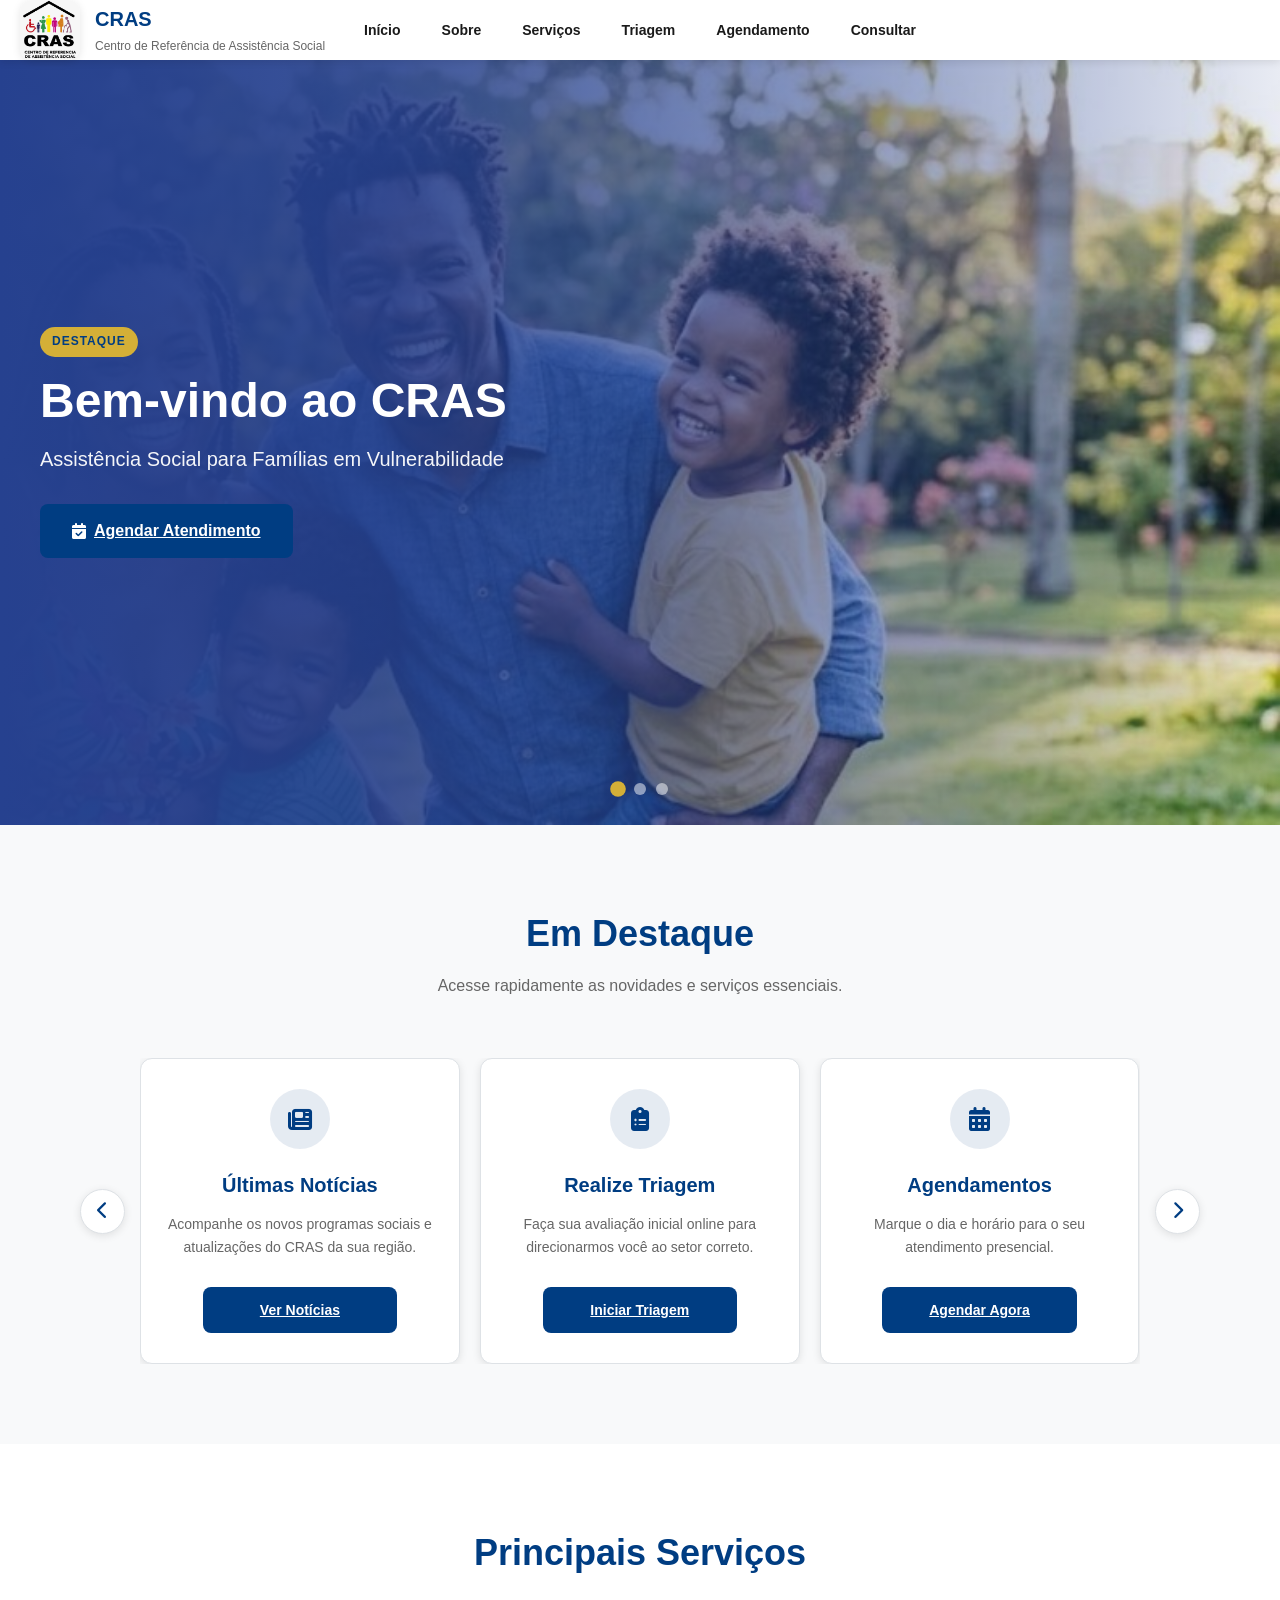
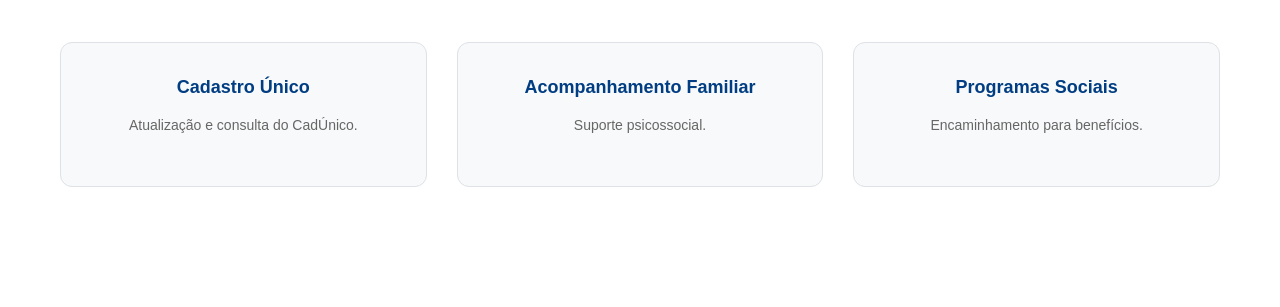
<file: index.html>
<!doctype html>
<html lang="pt-BR">
<head>
  <meta charset="utf-8" />
  <meta name="viewport" content="width=device-width, initial-scale=1" />
  <title>CRAS - Início</title>
  <link rel="stylesheet" href="styles.css" />
  <link rel="stylesheet" href="https://cdnjs.cloudflare.com/ajax/libs/font-awesome/6.4.0/css/all.min.css">
</head>
<body>

<header class="header-principal">
  <div class="header-content">

    <div class="logo-section">
      <div class="logo">
        <img src="imagens/logo.jpg" alt="Logo CRAS" class="logo-img">
      </div>
      <div class="logo-text">
        <h1>CRAS</h1>
        <p>Centro de Referência de Assistência Social</p>
      </div>
    </div>

    <nav class="nav-principal">
      <a href="index.html" class="nav-link">Início</a>
      <a href="sobre.html" class="nav-link">Sobre</a>
      <a href="servicos.html" class="nav-link">Serviços</a>
      <a href="triagem.html" class="nav-link">Triagem</a>
      <a href="agendamento.html" class="nav-link">Agendamento</a>
      <a href="consulta.html" class="nav-link">Consultar</a>
    </nav>

  </div>
</header>

<section class="hero-slider-container">
  
  <div class="hero-slide active" style="background-image: url('imagens/teste.jpg');">
    <div class="hero-overlay"></div>
    <div class="container-fluid hero-content">
      <span class="badge-noticia">Destaque</span>
      <h2>Bem-vindo ao CRAS</h2>
      <p>Assistência Social para Famílias em Vulnerabilidade</p>
      <div class="hero-buttons">
        <a href="agendamento.html" class="btn btn-primary btn-lg">
          <i class="fas fa-calendar-check"></i> Agendar Atendimento
        </a>
      </div>
    </div>
  </div>

  <div class="hero-slide" style="background-image: url('imagens/senainews.jpg'); background-color: #1a5490;"> <div class="hero-overlay"></div>
    <div class="container-fluid hero-content">
      <span class="badge-noticia">Novidade</span>
      <h2>Abertura de Novas Vagas para Cursos Profissionalizantes</h2>
      <p>Qualifique-se para o mercado de trabalho com os novos cursos gratuitos do SENAI em parceria com o CRAS.</p>
      <div class="hero-buttons">
        <a href="noticia1.html" class="btn btn-primary btn-lg">
          <i class="fas fa-book-open"></i> Ler Notícia Completa
        </a>
      </div>
    </div>
  </div>

  <div class="hero-slide" style="background-image: url('imagens/cadunico.jpg'); background-color: #003d82;"> <div class="hero-overlay"></div>
    <div class="container-fluid hero-content">
      <span class="badge-noticia">Aviso Importante</span>
      <h2>Atualização do Cadastro Único 2026</h2>
      <p>Evite o bloqueio dos seus benefícios. Veja quem precisa atualizar os dados presencialmente neste semestre.</p>
      <div class="hero-buttons">
        <a href="noticia2.html" class="btn btn-primary btn-lg">
          <i class="fas fa-info-circle"></i> Saiba Mais
        </a>
      </div>
    </div>
  </div>

  <div class="hero-indicators">
    <div class="dot active" onclick="mudarSlide(0)"></div>
    <div class="dot" onclick="mudarSlide(1)"></div>
    <div class="dot" onclick="mudarSlide(2)"></div>
  </div>

</section>

<section class="destaques">
  <div class="container-fluid">
    <div class="section-header">
      <h2>Em Destaque</h2>
      <p>Acesse rapidamente as novidades e serviços essenciais.</p>
    </div>
    
    <div class="carrossel-container">
      <button class="btn-nav prev" id="btnPrev"><i class="fas fa-chevron-left"></i></button>
      
      <div class="carrossel-wrapper">
        <div class="carrossel-track" id="track">
          
          <div class="cartao-carrossel">
            <div class="cartao-icone"><i class="fas fa-newspaper"></i></div>
            <h3>Últimas Notícias</h3>
            <p>Acompanhe os novos programas sociais e atualizações do CRAS da sua região.</p>
            <a href="#" class="btn btn-primary btn-block">Ver Notícias</a>
          </div>

          <div class="cartao-carrossel">
            <div class="cartao-icone"><i class="fas fa-clipboard-list"></i></div>
            <h3>Realize Triagem</h3>
            <p>Faça sua avaliação inicial online para direcionarmos você ao setor correto.</p>
            <a href="triagem.html" class="btn btn-primary btn-block">Iniciar Triagem</a>
          </div>

          <div class="cartao-carrossel">
            <div class="cartao-icone"><i class="fas fa-calendar-alt"></i></div>
            <h3>Agendamentos</h3>
            <p>Marque o dia e horário para o seu atendimento presencial.</p>
            <a href="agendamento.html" class="btn btn-primary btn-block">Agendar Agora</a>
          </div>

          <div class="cartao-carrossel">
            <div class="cartao-icone"><i class="fas fa-info-circle"></i></div>
            <h3>Dúvidas Frequentes</h3>
            <p>Encontre respostas rápidas sobre o Cadastro Único e benefícios.</p>
            <a href="sobre.html" class="btn btn-secondary btn-block" style="border-color: var(--primary); color: var(--primary);">Ler FAQ</a>
          </div>

        </div>
      </div>

      <button class="btn-nav next" id="btnNext"><i class="fas fa-chevron-right"></i></button>
    </div>
  </div>
</section>

<section class="servicos">
  <div class="container-fluid">
    <div class="section-header">
      <h2>Principais Serviços</h2>
    </div>

    <div class="servicos-grid">
      <div class="servico-card">
        <h3>Cadastro Único</h3>
        <p>Atualização e consulta do CadÚnico.</p>
      </div>

      <div class="servico-card">
        <h3>Acompanhamento Familiar</h3>
        <p>Suporte psicossocial.</p>
      </div>

      <div class="servico-card">
        <h3>Programas Sociais</h3>
        <p>Encaminhamento para benefícios.</p>
      </div>
    </div>
  </div>
</section>

<script src="app.js"></script>
</body>
</html>
</file>
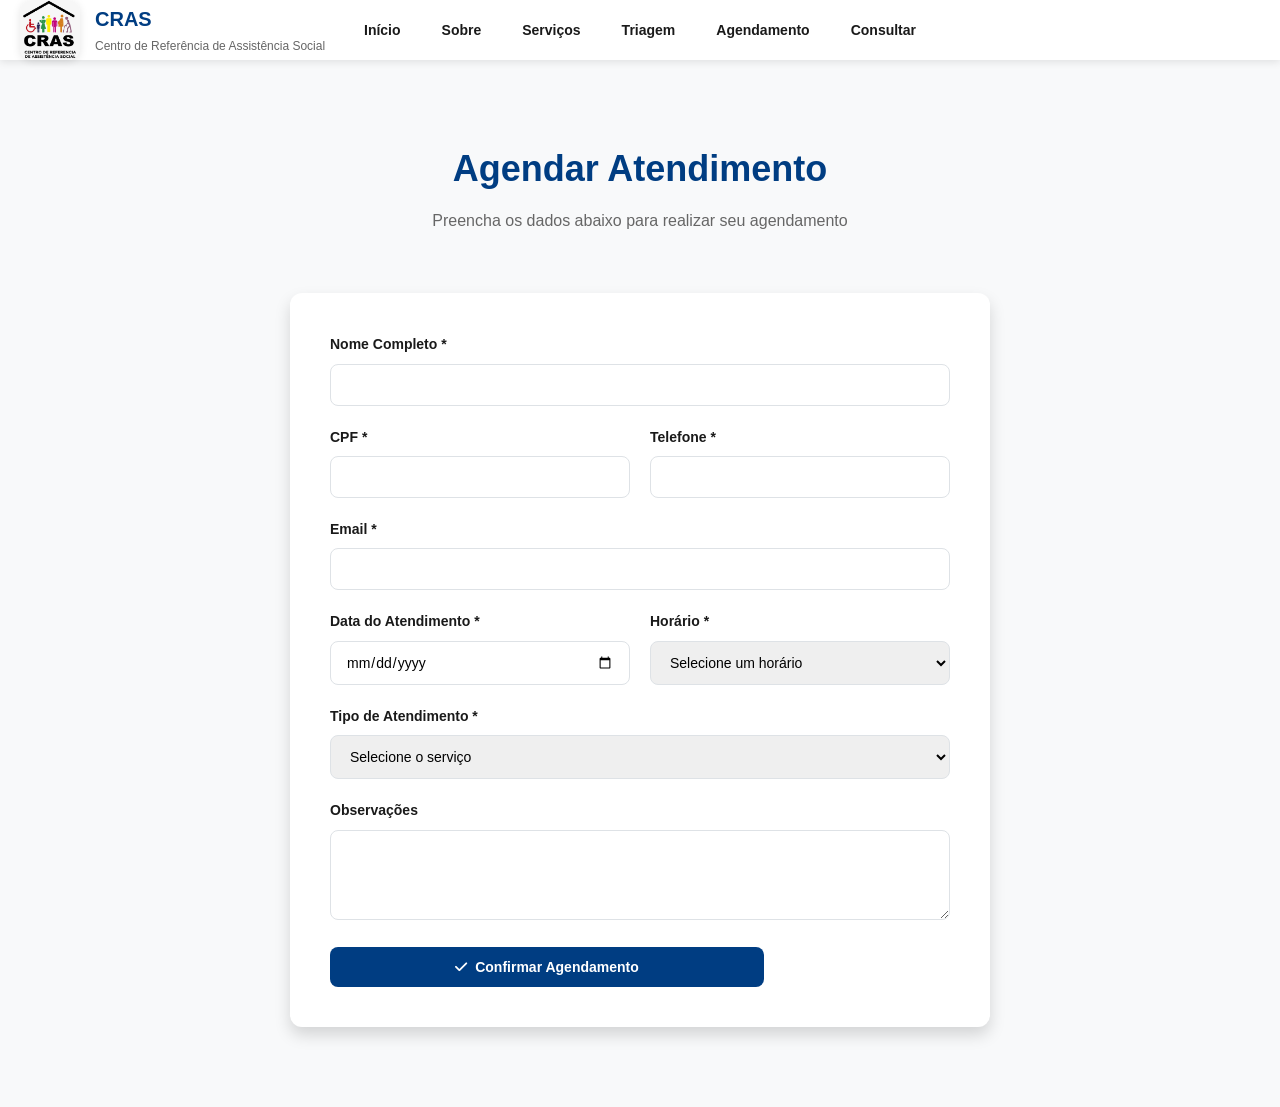
<file: agendamento.html>
<!doctype html>
<html lang="pt-BR">
<head>
  <meta charset="utf-8" />
  <meta name="viewport" content="width=device-width, initial-scale=1" />
  <title>Agendamento - CRAS</title>
  <link rel="stylesheet" href="styles.css" />
  <link rel="stylesheet" href="https://cdnjs.cloudflare.com/ajax/libs/font-awesome/6.4.0/css/all.min.css">
</head>
<body>

<header class="header-principal">
  <div class="header-content">

    <div class="logo-section">
      <div class="logo">
        <img src="imagens/logo.jpg" alt="Logo CRAS" class="logo-img">
      </div>
      <div class="logo-text">
        <h1>CRAS</h1>
        <p>Centro de Referência de Assistência Social</p>
      </div>
    </div>

    <nav class="nav-principal">
      <a href="index.html" class="nav-link">Início</a>
      <a href="sobre.html" class="nav-link">Sobre</a>
      <a href="servicos.html" class="nav-link">Serviços</a>
      <a href="triagem.html" class="nav-link">Triagem</a>
      <a href="agendamento.html" class="nav-link">Agendamento</a>
      <a href="consulta.html" class="nav-link">Consultar</a>
    </nav>

  </div>
</header>

<section class="agendamento">
  <div class="container-fluid">
    <div class="section-header">
      <h2>Agendar Atendimento</h2>
      <p>Preencha os dados abaixo para realizar seu agendamento</p>
    </div>

    <div class="form-agendamento" style="max-width:700px;margin:0 auto;">

      <form id="formAgendamento">

        <div class="form-group">
          <label for="nome">Nome Completo *</label>
          <input type="text" id="nome" name="nome" required>
        </div>

        <div class="form-row">
          <div class="form-group">
            <label for="cpf">CPF *</label>
            <input type="text" id="cpf" name="cpf" required>
          </div>

          <div class="form-group">
            <label for="telefone">Telefone *</label>
            <input type="tel" id="telefone" name="telefone" required>
          </div>
        </div>

        <div class="form-group">
          <label for="email">Email *</label>
          <input type="email" id="email" name="email" required>
        </div>

        <div class="form-row">
          <div class="form-group">
            <label for="data">Data do Atendimento *</label>
            <input type="date" id="data" name="data" required>
          </div>

          <div class="form-group">
            <label for="hora">Horário *</label>
            <select id="hora" name="hora" required>
              <option value="">Selecione um horário</option>
              <option value="08:00">08:00</option>
              <option value="09:00">09:00</option>
              <option value="10:00">10:00</option>
              <option value="14:00">14:00</option>
              <option value="15:00">15:00</option>
              <option value="16:00">16:00</option>
            </select>
          </div>
        </div>

        <div class="form-group">
          <label for="servico">Tipo de Atendimento *</label>
          <select id="servico" name="servico" required>
            <option value="">Selecione o serviço</option>
            <option value="cadastro">Cadastro Único</option>
            <option value="acompanhamento">Acompanhamento Familiar</option>
            <option value="educacao">Programa Educacional</option>
            <option value="encaminhamento">Encaminhamento</option>
          </select>
        </div>

        <div class="form-group">
          <label for="observacoes">Observações</label>
          <textarea id="observacoes" name="observacoes" rows="4"></textarea>
        </div>

        <button type="submit" class="btn btn-primary btn-block">
          <i class="fas fa-check"></i> Confirmar Agendamento
        </button>

      </form>

    </div>
  </div>
</section>

<script src="app.js"></script>
</body>
</html>
</file>
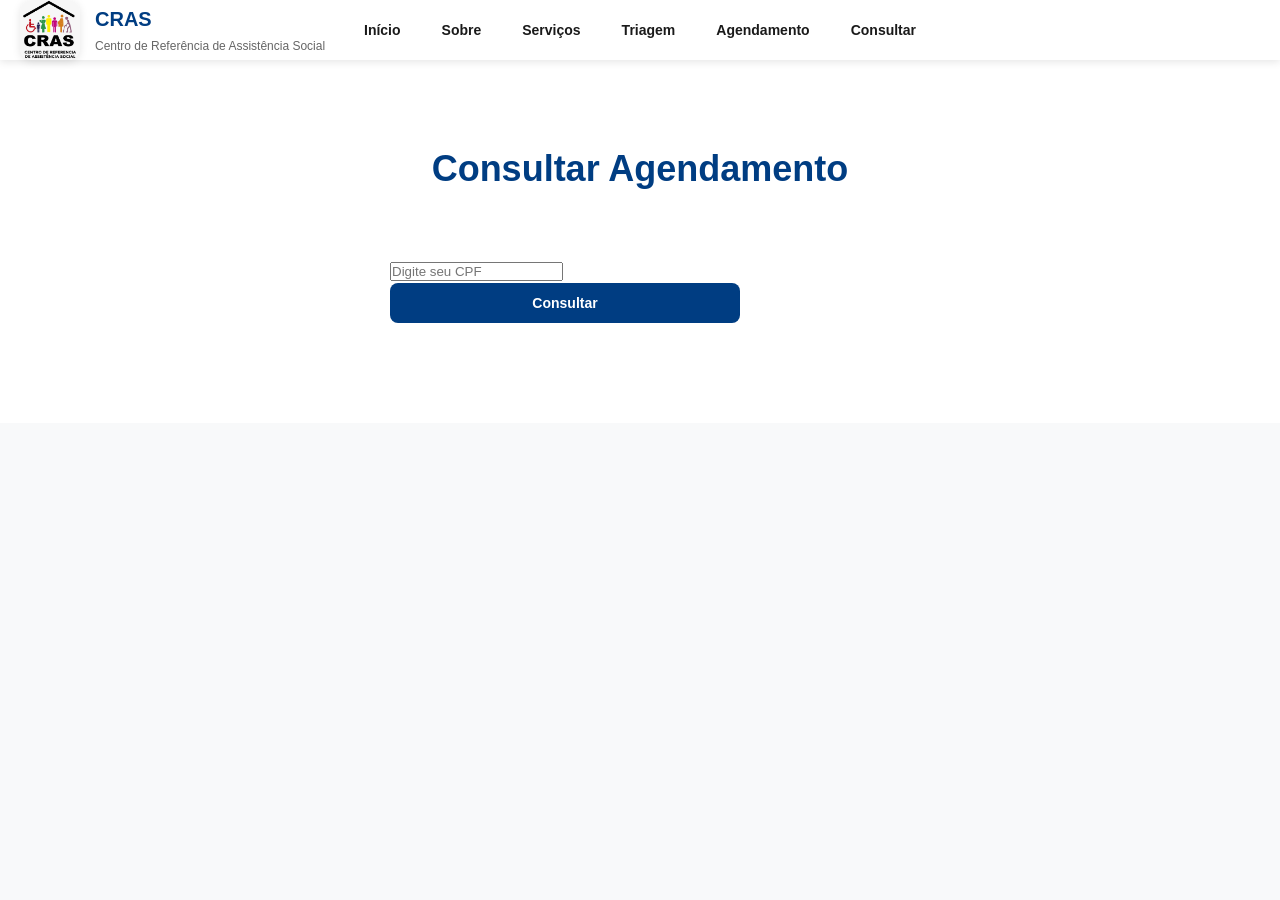
<file: consulta.html>
<!doctype html>
<html lang="pt-BR">
<head>
  <meta charset="utf-8" />
  <title>Consultar Agendamento</title>
  <link rel="stylesheet" href="styles.css" />
</head>
<body>

<header class="header-principal">
  <div class="header-content">

    <div class="logo-section">
      <div class="logo">
        <img src="imagens/logo.jpg" alt="Logo CRAS" class="logo-img">
      </div>
      <div class="logo-text">
        <h1>CRAS</h1>
        <p>Centro de Referência de Assistência Social</p>
      </div>
    </div>

    <nav class="nav-principal">
      <a href="index.html" class="nav-link">Início</a>
      <a href="sobre.html" class="nav-link">Sobre</a>
      <a href="servicos.html" class="nav-link">Serviços</a>
      <a href="triagem.html" class="nav-link">Triagem</a>
      <a href="agendamento.html" class="nav-link">Agendamento</a>
      <a href="consulta.html" class="nav-link">Consultar</a>
    </nav>

  </div>
</header>

<section class="servicos">
  <div class="container-fluid">
    <div class="section-header">
      <h2>Consultar Agendamento</h2>
    </div>

    <div style="max-width:500px;margin:0 auto;">
      <input type="text" id="consultaCpf" placeholder="Digite seu CPF">
      <button class="btn btn-primary btn-block" onclick="consultarAgendamento()">
        Consultar
      </button>
      <div id="resultadoConsulta" style="margin-top:20px;"></div>
    </div>
  </div>
</section>

<script src="app.js"></script>
</body>
</html>
</file>
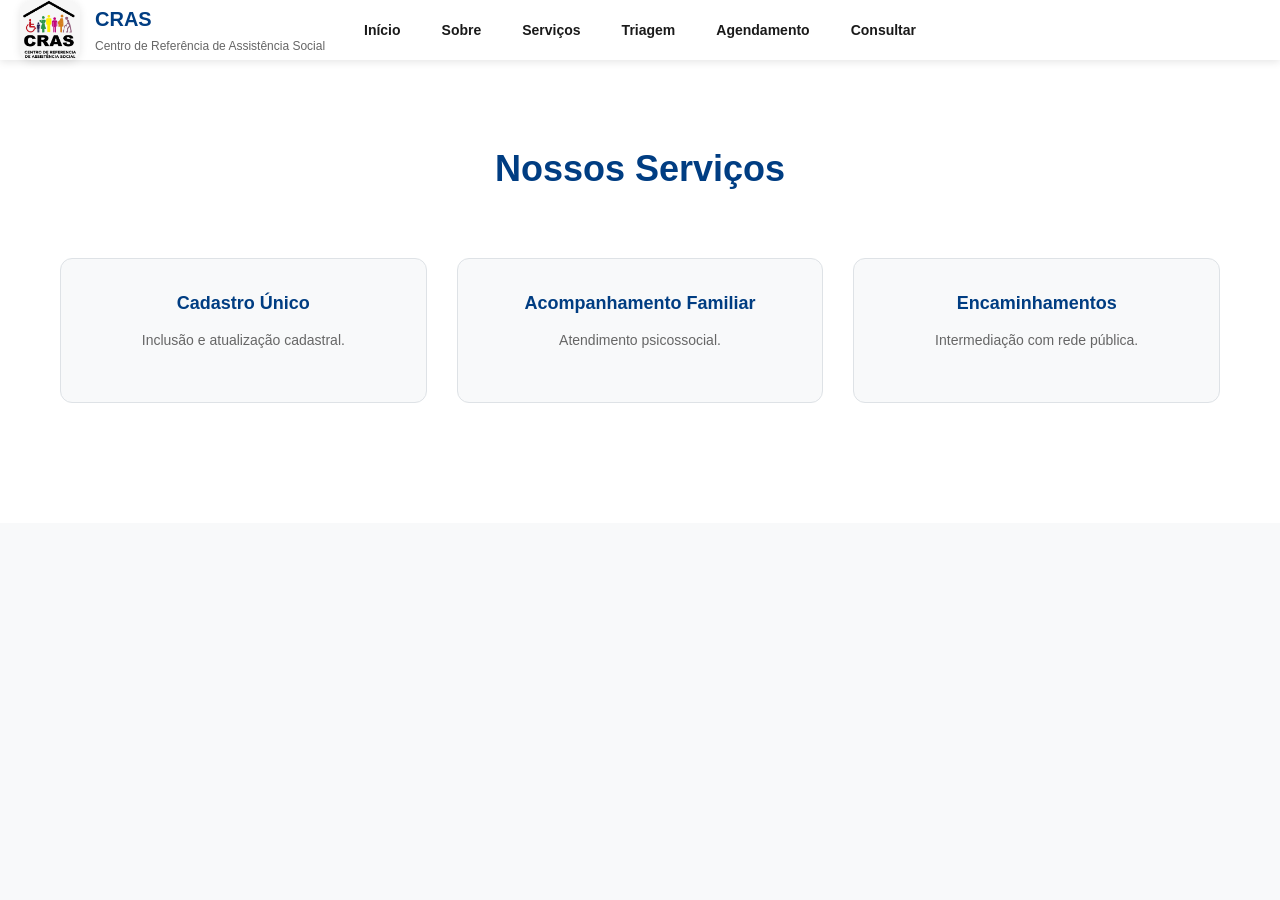
<file: servicoes.html>
<!doctype html>
<html lang="pt-BR">
<head>
  <meta charset="utf-8" />
  <title>Serviços - CRAS</title>
  <link rel="stylesheet" href="styles.css" />
</head>
<body>

<header class="header-principal">
  <div class="header-content">

    <div class="logo-section">
      <div class="logo">
        <img src="imagens/logo.jpg" alt="Logo CRAS" class="logo-img">
      </div>
      <div class="logo-text">
        <h1>CRAS</h1>
        <p>Centro de Referência de Assistência Social</p>
      </div>
    </div>

    <nav class="nav-principal">
      <a href="index.html" class="nav-link">Início</a>
      <a href="sobre.html" class="nav-link">Sobre</a>
      <a href="servicos.html" class="nav-link">Serviços</a>
      <a href="triagem.html" class="nav-link">Triagem</a>
      <a href="agendamento.html" class="nav-link">Agendamento</a>
      <a href="consulta.html" class="nav-link">Consultar</a>
    </nav>

  </div>
</header>

<section class="servicos">
  <div class="container-fluid">
    <div class="section-header">
      <h2>Nossos Serviços</h2>
    </div>

    <div class="servicos-grid">
      <div class="servico-card">
        <h3>Cadastro Único</h3>
        <p>Inclusão e atualização cadastral.</p>
      </div>

      <div class="servico-card">
        <h3>Acompanhamento Familiar</h3>
        <p>Atendimento psicossocial.</p>
      </div>

      <div class="servico-card">
        <h3>Encaminhamentos</h3>
        <p>Intermediação com rede pública.</p>
      </div>
    </div>
  </div>
</section>

<script src="app.js"></script>
</body>
</html>
</file>
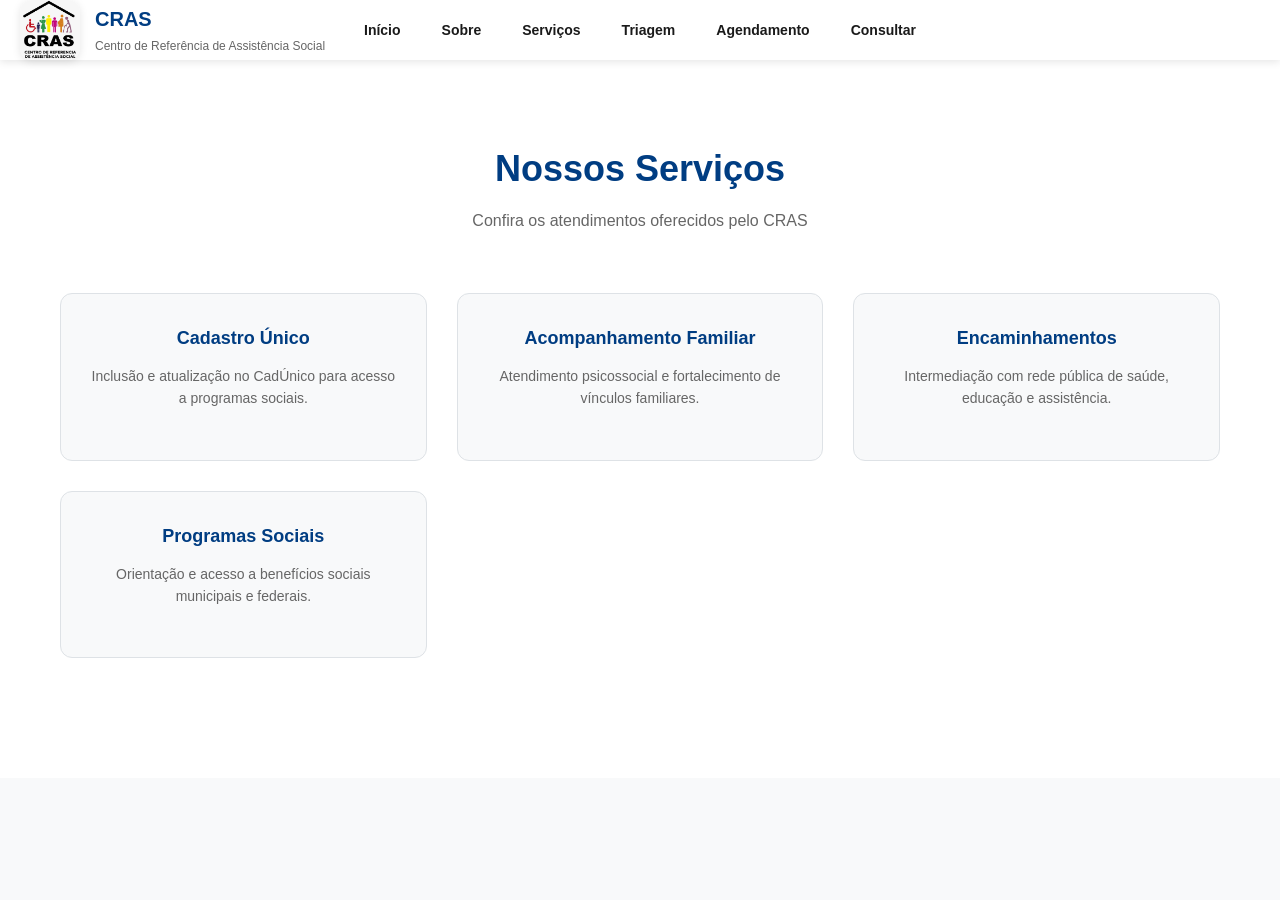
<file: servicos.html>
<!doctype html>
<html lang="pt-BR">
<head>
  <meta charset="utf-8" />
  <meta name="viewport" content="width=device-width, initial-scale=1" />
  <title>Serviços - CRAS</title>
  <link rel="stylesheet" href="styles.css" />
</head>
<body>

<header class="header-principal">
  <div class="header-content">

    <div class="logo-section">
      <div class="logo">
        <img src="imagens/logo.jpg" alt="Logo CRAS" class="logo-img">
      </div>
      <div class="logo-text">
        <h1>CRAS</h1>
        <p>Centro de Referência de Assistência Social</p>
      </div>
    </div>

    <nav class="nav-principal">
      <a href="index.html" class="nav-link">Início</a>
      <a href="sobre.html" class="nav-link">Sobre</a>
      <a href="servicos.html" class="nav-link">Serviços</a>
      <a href="triagem.html" class="nav-link">Triagem</a>
      <a href="agendamento.html" class="nav-link">Agendamento</a>
      <a href="consulta.html" class="nav-link">Consultar</a>
    </nav>

  </div>
</header>

<section class="servicos">
  <div class="container-fluid">
    <div class="section-header">
      <h2>Nossos Serviços</h2>
      <p>Confira os atendimentos oferecidos pelo CRAS</p>
    </div>

    <div class="servicos-grid">

      <div class="servico-card">
        <h3>Cadastro Único</h3>
        <p>Inclusão e atualização no CadÚnico para acesso a programas sociais.</p>
      </div>

      <div class="servico-card">
        <h3>Acompanhamento Familiar</h3>
        <p>Atendimento psicossocial e fortalecimento de vínculos familiares.</p>
      </div>

      <div class="servico-card">
        <h3>Encaminhamentos</h3>
        <p>Intermediação com rede pública de saúde, educação e assistência.</p>
      </div>

      <div class="servico-card">
        <h3>Programas Sociais</h3>
        <p>Orientação e acesso a benefícios sociais municipais e federais.</p>
      </div>

    </div>
  </div>
</section>

<script src="app.js"></script>
</body>
</html>
</file>
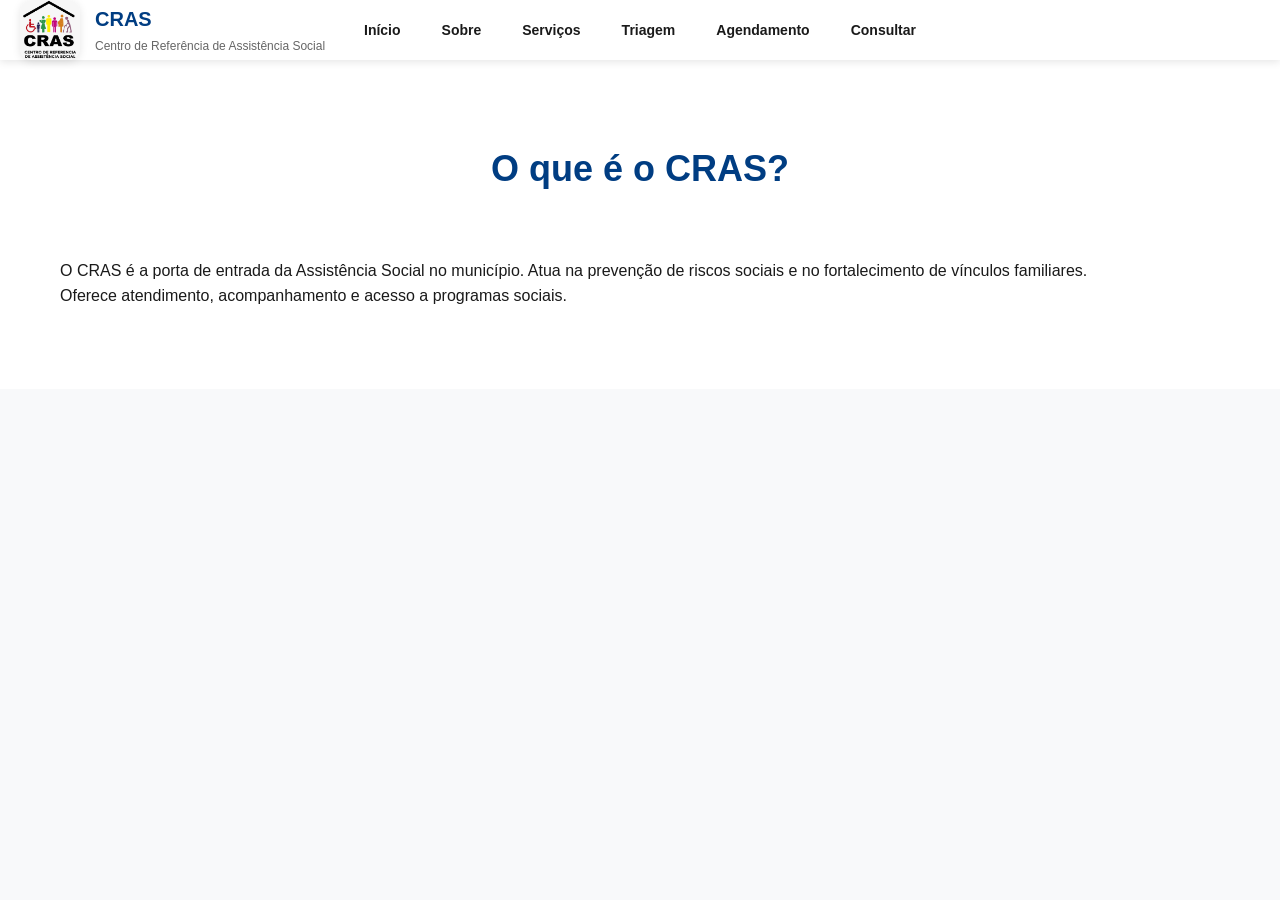
<file: sobre.html>
<!doctype html>
<html lang="pt-BR">
<head>
  <meta charset="utf-8" />
  <title>Sobre o CRAS</title>
  <link rel="stylesheet" href="styles.css" />
</head>
<body>

<header class="header-principal">
  <div class="header-content">

    <div class="logo-section">
      <div class="logo">
        <img src="imagens/logo.jpg" alt="Logo CRAS" class="logo-img">
      </div>
      <div class="logo-text">
        <h1>CRAS</h1>
        <p>Centro de Referência de Assistência Social</p>
      </div>
    </div>

    <nav class="nav-principal">
      <a href="index.html" class="nav-link">Início</a>
      <a href="sobre.html" class="nav-link">Sobre</a>
      <a href="servicos.html" class="nav-link">Serviços</a>
      <a href="triagem.html" class="nav-link">Triagem</a>
      <a href="agendamento.html" class="nav-link">Agendamento</a>
      <a href="consulta.html" class="nav-link">Consultar</a>
    </nav>

  </div>
</header>

<section class="servicos">
  <div class="container-fluid">
    <div class="section-header">
      <h2>O que é o CRAS?</h2>
    </div>

    <p>
      O CRAS é a porta de entrada da Assistência Social no município.
      Atua na prevenção de riscos sociais e no fortalecimento de vínculos familiares.
    </p>

    <p>
      Oferece atendimento, acompanhamento e acesso a programas sociais.
    </p>
  </div>
</section>

<script src="app.js"></script>
</body>
</html>
</file>
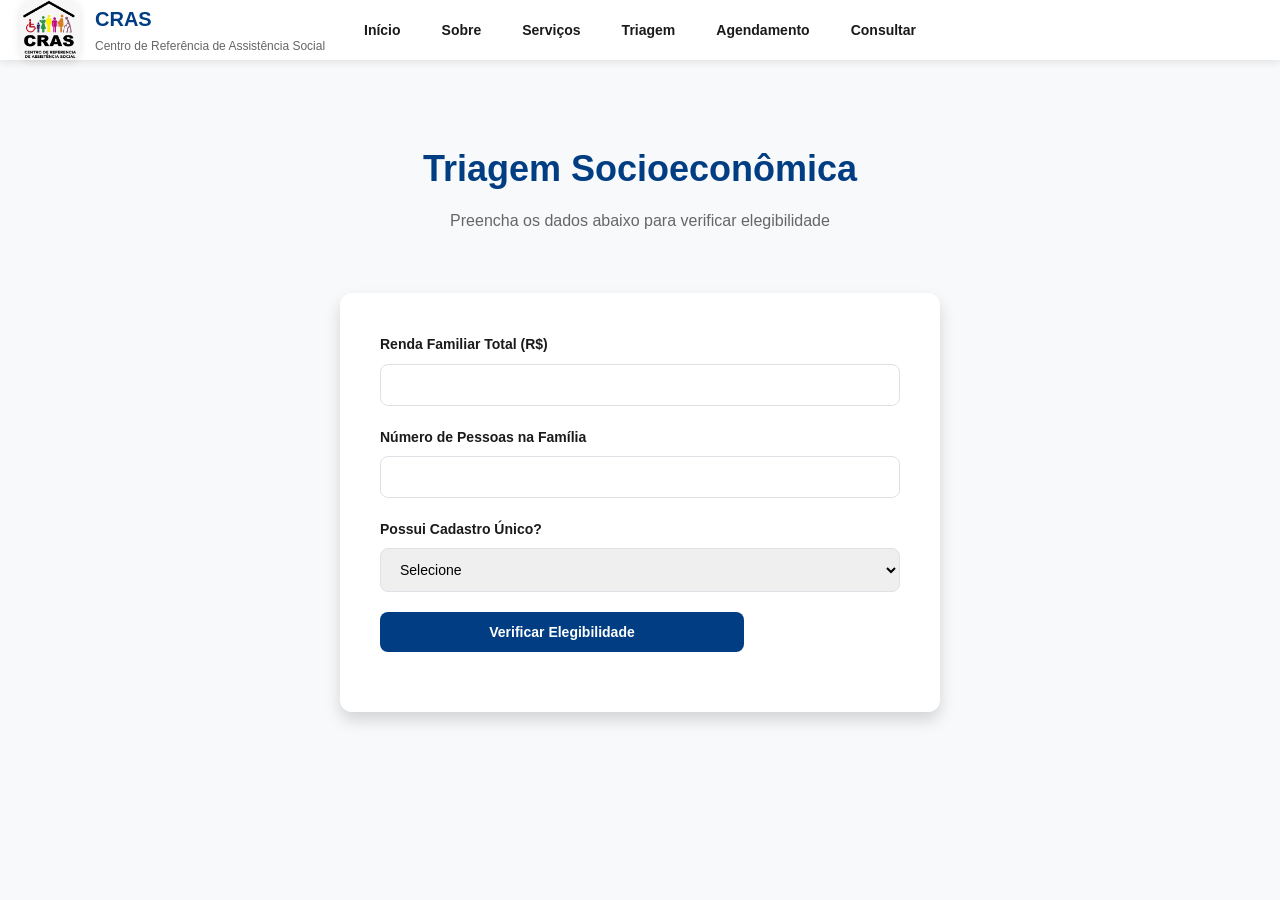
<file: triagem.html>
<!doctype html>
<html lang="pt-BR">
<head>
  <meta charset="utf-8" />
  <meta name="viewport" content="width=device-width, initial-scale=1" />
  <title>Triagem Socioeconômica - CRAS</title>
  <link rel="stylesheet" href="styles.css" />
</head>
<body>

<header class="header-principal">
  <div class="header-content">

    <div class="logo-section">
      <div class="logo">
        <img src="imagens/logo.jpg" alt="Logo CRAS" class="logo-img">
      </div>
      <div class="logo-text">
        <h1>CRAS</h1>
        <p>Centro de Referência de Assistência Social</p>
      </div>
    </div>

    <nav class="nav-principal">
      <a href="index.html" class="nav-link">Início</a>
      <a href="sobre.html" class="nav-link">Sobre</a>
      <a href="servicos.html" class="nav-link">Serviços</a>
      <a href="triagem.html" class="nav-link">Triagem</a>
      <a href="agendamento.html" class="nav-link">Agendamento</a>
      <a href="consulta.html" class="nav-link">Consultar</a>
    </nav>

  </div>
</header>

<section class="agendamento">
  <div class="container-fluid">
    <div class="section-header">
      <h2>Triagem Socioeconômica</h2>
      <p>Preencha os dados abaixo para verificar elegibilidade</p>
    </div>

    <div class="form-agendamento" style="max-width:600px;margin:0 auto;">
      <form id="formTriagem">

        <div class="form-group">
          <label>Renda Familiar Total (R$)</label>
          <input type="number" id="renda" required>
        </div>

        <div class="form-group">
          <label>Número de Pessoas na Família</label>
          <input type="number" id="membros" required>
        </div>

        <div class="form-group">
          <label>Possui Cadastro Único?</label>
          <select id="cadunico" required>
            <option value="">Selecione</option>
            <option value="sim">Sim</option>
            <option value="nao">Não</option>
          </select>
        </div>

        <button type="submit" class="btn btn-primary btn-block">
          Verificar Elegibilidade
        </button>

      </form>

      <div id="resultadoTriagem" style="margin-top:20px;"></div>

    </div>
  </div>
</section>

<script src="app.js"></script>
</body>
</html>
</file>
<file: styles.css>
/* ================== VARIÁVEIS E RESET ================== */
:root {
  --primary: #003d82;
  --primary-light: #0052a3;
  --secondary: #1a5490;
  --accent: #d4af37;
  --success: #28a745;
  --danger: #dc3545;
  --warning: #ffc107;
  --info: #17a2b8;
  
  --bg-light: #f8f9fa;
  --bg-white: #ffffff;
  --text-dark: #1a1a1a;
  --text-muted: #666666;
  --border-color: #dee2e6;
  --shadow: 0 2px 8px rgba(0, 0, 0, 0.1);
  --shadow-lg: 0 8px 16px rgba(0, 0, 0, 0.15);
  
  --font-primary: 'Segoe UI', Tahoma, Geneva, Verdana, sans-serif;
}

* {
  margin: 0;
  padding: 0;
  box-sizing: border-box;
}

html {
  scroll-behavior: smooth;
}

body {
  font-family: var(--font-primary);
  color: var(--text-dark);
  background-color: var(--bg-light);
  line-height: 1.6;
}

/* ================== CONTAINER ================== */
.container-fluid {
  max-width: 1200px;
  margin: 0 auto;
  padding: 0 20px;
}

/* ================== TOPBAR ================== */
.topbar {
  background-color: var(--primary);
  color: white;
  padding: 10px 0;
  font-size: 13px;
  border-bottom: 3px solid var(--accent);
}

.topbar {
  display: flex;
  justify-content: space-between;
  align-items: center;
  padding: 10px 40px;
}

.topbar-left,
.topbar-right {
  display: flex;
  gap: 25px;
  align-items: center;
}

.topbar-left span,
.topbar-right a {
  color: white;
  text-decoration: none;
  transition: color 0.3s;
}

.topbar-left span:hover,
.topbar-right a:hover {
  color: var(--accent);
}

.divider {
  color: rgba(255, 255, 255, 0.3);
}

.topbar i {
  margin-right: 5px;
}

@media (max-width: 768px) {
  .topbar {
    flex-direction: column;
    gap: 10px;
    padding: 10px 20px;
  }
  
  .topbar-left,
  .topbar-right {
    flex-wrap: wrap;
    gap: 15px;
  }
}

/* ================== HEADER PRINCIPAL ================== */
.header-principal {
  background-color: var(--bg-white);
  box-shadow: var(--shadow);
  position: sticky;
  top: 0;
  z-index: 100;
}

.header-principal .container-fluid {
  padding: 15px 40px;
}

.header-content {
  display: grid;
  grid-template-columns: auto 1fr auto;
  align-items: center;
}

.logo-section {
  display: flex;
  align-items: center;
  gap: 15px;
  flex-shrink: 0;
  margin-left: 20px;
}

.logo {
  width: 60px;          /* Mantém a largura que você tinha antes */
  height: 60px;         /* Mantém a altura */
  border-radius: 12px;  /* Mantém as bordas arredondadas */
  box-shadow: var(--shadow); /* Mantém a sombrinha charmosa */
  overflow: hidden;     /* Não deixa a foto vazar das bordas arredondadas */
  padding: 0;
  display: flex;
  align-items: center;
  justify-content: center;
  flex-shrink: 0;
}

.logo-img {
  width: 100%;
  height: 100%;
  object-fit: cover;    /* Preenche o espaço sem esticar/amassar a foto */
  display: block;
}

.logo-text h1 {
  margin: 0;
  font-size: 20px;
  color: var(--primary);
  font-weight: 700;
}

.logo-text p {
  margin: 2px 0 0 0;
  font-size: 12px;
  color: var(--text-muted);
}

/* ================== NAVEGAÇÃO PRINCIPAL ================== */
.nav-principal {
  position: absolute;
  left: 50%;
  transform: translateX(-50%);
  display: flex;
  align-items: center;
  gap: 5px;
}

.nav-principal {
  grid-column: 3;
  justify-self: end;
}

.nav-link {
  text-decoration: none;
  color: var(--text-dark);
  padding: 12px 18px;
  border-radius: 8px;
  font-weight: 600;
  font-size: 14px;
  transition: all 0.3s;
  display: flex;
  align-items: center;
  gap: 6px;
  white-space: nowrap;
}

.nav-link:hover {
  background-color: var(--bg-light);
  color: var(--primary);
}

.nav-link.active {
  background-color: var(--primary);
  color: white;
}

.nav-link i {
  font-size: 16px;
}

/* ================== HEADER ACTIONS ================== */
.header-actions {
  display: flex;
  gap: 15px;
  align-items: center;
  flex-shrink: 0;
}

.btn-menu {
  display: none;
  background: none;
  border: none;
  font-size: 24px;
  cursor: pointer;
  color: var(--primary);
}

@media (max-width: 1024px) {
  .header-content {
    gap: 20px;
  }
  
  .nav-principal {
    gap: 0;
  }
  
  .nav-link {
    padding: 10px 14px;
    font-size: 13px;
  }
}

@media (max-width: 768px) {
  .header-content {
    flex-wrap: wrap;
    gap: 15px;
  }
  
  .nav-principal {
    display: none;
    width: 100%;
    flex-direction: column;
    gap: 0;
  }
  
  .nav-principal.mobile-active {
    display: flex;
  }
  
  .btn-menu {
    display: block;
  }
}

/* ================== BOTÕES ================== */
.btn {
  padding: 12px 5px;
  width: fit-content;
  border: none;
  border-radius: 8px;
  font-weight: 600;
  cursor: pointer;
  transition: all 0.3s;
  display: inline-flex;
  align-items: center;
  gap: 8px;
  font-family: var(--font-primary);
  font-size: 14px;
}

.btn-primary {
  background-color: var(--primary);
  color: white;
}

.btn-primary:hover {
  background-color: var(--primary-light);
  box-shadow: var(--shadow-lg);
  transform: translateY(-2px);
}

.btn-secondary {
  background-color: transparent;
  color: white;
  border: 2px solid white;
}

.btn-secondary:hover {
  background-color: rgba(255, 255, 255, 0.1);
}

.btn-lg {
  padding: 14px 32px;
  font-size: 16px;
}

.btn-block {
  width: 70%;
  justify-content: center;
}

/* ================== HERO SECTION ================== */
/* ================== HERO SLIDER (BANNER PRINCIPAL) ================== */
.hero-slider-container {
  position: relative;
  width: 100%;
  height: 85vh; /* Ocupa 85% da altura da tela */
  min-height: 500px;
  overflow: hidden;
  background-color: var(--primary); /* Cor de fundo caso a imagem demore a carregar */
}

.hero-slide {
  position: absolute;
  top: 0;
  left: 0;
  width: 100%;
  height: 100%;
  background-size: cover;
  background-position: center right;
  background-repeat: no-repeat;
  opacity: 0;
  transition: opacity 1s ease-in-out; /* Esta é a mágica do Fade (transição suave) */
  display: flex;
  align-items: center;
  z-index: 1;
}

/* O slide ativo fica visível e por cima */
.hero-slide.active {
  opacity: 1;
  z-index: 2;
}

/* Mantendo o seu degradê azul elegante por cima das imagens */
.hero-overlay {
  position: absolute;
  top: 0;
  left: 0;
  width: 100%;
  height: 100%;
  background: linear-gradient(to right,
      rgba(38, 65, 143, 1) 0%, 
      rgba(38, 65, 143, 0.9) 30%, 
      rgba(38, 65, 143, 0.6) 60%, 
      rgba(38, 65, 143, 0.1) 100% 
    );
  z-index: 3;
}

.hero-slide .hero-content {
  position: relative;
  z-index: 4; /* Fica acima do degradê */
  max-width: 800px;
  margin-left: 0; /* Alinhado à esquerda como na sua imagem original */
  color: white;
  padding: 0 40px;
  transform: translateY(20px);
  transition: transform 0.8s ease-out, opacity 0.8s ease-out;
}

.hero-slide.active .hero-content {
  transform: translateY(0);
}

.badge-noticia {
  display: inline-block;
  background-color: var(--accent);
  color: var(--primary);
  font-weight: bold;
  font-size: 12px;
  padding: 5px 12px;
  border-radius: 20px;
  margin-bottom: 15px;
  text-transform: uppercase;
  letter-spacing: 1px;
}

.hero-slider-container h2 {
  font-size: 48px;
  font-weight: 700;
  margin-bottom: 15px;
  line-height: 1.2;
}

.hero-slider-container p {
  font-size: 20px;
  margin-bottom: 30px;
  line-height: 1.5;
  opacity: 0.95;
  max-width: 600px;
}

.hero-buttons {
  display: flex;
  gap: 15px;
  flex-wrap: wrap;
}

/* Bolinhas de navegação do Slider */
.hero-indicators {
  position: absolute;
  bottom: 30px;
  left: 50%;
  transform: translateX(-50%);
  display: flex;
  gap: 10px;
  z-index: 5;
}

.dot {
  width: 12px;
  height: 12px;
  background-color: rgba(255, 255, 255, 0.5);
  border-radius: 50%;
  cursor: pointer;
  transition: background-color 0.3s, transform 0.3s;
}

.dot.active {
  background-color: var(--accent); /* Fica dourado quando ativo */
  transform: scale(1.3);
}

/* Responsividade do Hero Slider */
@media (max-width: 768px) {
  .hero-slider-container h2 {
    font-size: 32px;
  }
  .hero-slider-container p {
    font-size: 16px;
  }
  .hero-slide .hero-content {
    padding: 0 20px;
    text-align: center;
    margin: 0 auto;
  }
  .hero-overlay {
    background: linear-gradient(to bottom,
      rgba(38, 65, 143, 0.8) 0%, 
      rgba(38, 65, 143, 1) 100% 
    );
  }
  .hero-buttons {
    justify-content: center;
  }
}

/* ================== SEÇÃO SERVIÇOS ================== */
.servicos {
  padding: 80px 40px;
  background-color: var(--bg-white);
}

.section-header {
  text-align: center;
  margin-bottom: 60px;
}

.section-header h2 {
  font-size: 36px;
  color: var(--primary);
  margin-bottom: 10px;
  font-weight: 700;
}

.section-header p {
  font-size: 16px;
  color: var(--text-muted);
}

.servicos-grid {
  display: grid;
  grid-template-columns: repeat(auto-fit, minmax(280px, 1fr));
  gap: 30px;
  margin-bottom: 40px;
}

.servico-card {
  background-color: var(--bg-light);
  padding: 30px;
  border-radius: 12px;
  text-align: center;
  transition: all 0.3s;
  border: 1px solid var(--border-color);
}

.servico-card:hover {
  transform: translateY(-8px);
  box-shadow: var(--shadow-lg);
  background-color: var(--bg-white);
}

.servico-icon {
  width: 70px;
  height: 70px;
  background-color: var(--primary);
  color: white;
  border-radius: 12px;
  display: flex;
  align-items: center;
  justify-content: center;
  margin: 0 auto 20px;
  font-size: 32px;
}

.servico-card h3 {
  font-size: 18px;
  color: var(--primary);
  margin-bottom: 12px;
  font-weight: 700;
}

.servico-card p {
  color: var(--text-muted);
  font-size: 14px;
  margin-bottom: 20px;
  line-height: 1.6;
}

.link-mais {
  color: var(--primary);
  text-decoration: none;
  font-weight: 600;
  transition: color 0.3s;
}

.link-mais:hover {
  color: var(--primary-light);
}

/* ================== AGENDAMENTO ================== */
.agendamento {
  padding: 80px 40px;
  background-color: var(--bg-light);
}

.agendamento-wrapper {
  display: grid;
  grid-template-columns: 1fr 1fr;
  gap: 60px;
  align-items: start;
}

.agendamento-info h2 {
  font-size: 32px;
  color: var(--primary);
  margin-bottom: 10px;
  font-weight: 700;
}

.agendamento-info > p {
  color: var(--text-muted);
  margin-bottom: 40px;
  font-size: 16px;
}

.info-items {
  display: flex;
  flex-direction: column;
  gap: 25px;
}

.info-item {
  display: flex;
  gap: 20px;
}

.info-item i {
  width: 50px;
  height: 50px;
  background-color: var(--primary);
  color: white;
  border-radius: 10px;
  display: flex;
  align-items: center;
  justify-content: center;
  flex-shrink: 0;
  font-size: 20px;
}

.info-item h4 {
  margin: 0 0 5px 0;
  color: var(--primary);
  font-size: 16px;
}

.info-item p {
  margin: 0;
  color: var(--text-muted);
  font-size: 14px;
}

/* ================== FORMULÁRIO ================== */
.form-agendamento {
  background-color: var(--bg-white);
  padding: 40px;
  border-radius: 12px;
  box-shadow: var(--shadow-lg);
}

.form-group {
  margin-bottom: 20px;
}

.form-group label {
  display: block;
  margin-bottom: 8px;
  font-weight: 600;
  color: var(--text-dark);
  font-size: 14px;
}

.form-group input,
.form-group select,
.form-group textarea {
  width: 100%;
  padding: 12px 15px;
  border: 1px solid var(--border-color);
  border-radius: 8px;
  font-family: var(--font-primary);
  font-size: 14px;
  transition: border-color 0.3s;
}

.form-group input:focus,
.form-group select:focus,
.form-group textarea:focus {
  outline: none;
  border-color: var(--primary);
  box-shadow: 0 0 0 3px rgba(0, 61, 130, 0.1);
}

.form-row {
  display: grid;
  grid-template-columns: 1fr 1fr;
  gap: 20px;
}

.form-group textarea {
  resize: vertical;
  font-family: var(--font-primary);
}

@media (max-width: 768px) {
  .agendamento-wrapper {
    grid-template-columns: 1fr;
    gap: 40px;
  }
  
  .form-row {
    grid-template-columns: 1fr;
  }
}

/* ================== AVISOS ================== */
.avisos {
  padding: 80px 40px;
  background-color: var(--bg-white);
}

.avisos-grid {
  display: grid;
  grid-template-columns: repeat(auto-fit, minmax(300px, 1fr));
  gap: 30px;
}

.aviso-card {
  background-color: var(--bg-light);
  padding: 30px;
  border-radius: 12px;
  border-left: 5px solid var(--primary);
  transition: all 0.3s;
}

.aviso-card:hover {
  transform: translateY(-5px);
  box-shadow: var(--shadow-lg);
}

.aviso-destaque {
  background-color: linear-gradient(135deg, rgba(0, 61, 130, 0.05), rgba(0, 82, 163, 0.05));
  border-left-color: var(--accent);
}

.aviso-tag {
  display: inline-block;
  background-color: var(--primary);
  color: white;
  padding: 5px 12px;
  border-radius: 20px;
  font-size: 12px;
  font-weight: 600;
  margin-bottom: 15px;
}

.aviso-destaque .aviso-tag {
  background-color: var(--accent);
  color: var(--primary);
}

.aviso-card h3 {
  color: var(--primary);
  margin: 0 0 10px 0;
  font-size: 18px;
  font-weight: 700;
}

.aviso-card p {
  color: var(--text-muted);
  margin: 0 0 15px 0;
  font-size: 14px;
  line-height: 1.6;
}

/* ================== RODAPÉ ================== */
.footer {
  background-color: var(--primary);
  color: white;
  padding: 50px 40px 20px;
  margin-top: 40px;
}

.footer-content {
  display: grid;
  grid-template-columns: repeat(auto-fit, minmax(250px, 1fr));
  gap: 40px;
  margin-bottom: 30px;
  padding-bottom: 30px;
  border-bottom: 1px solid rgba(255, 255, 255, 0.1);
}

.footer-section h4 {
  font-size: 16px;
  margin-bottom: 15px;
  font-weight: 700;
}

.footer-section p {
  color: rgba(255, 255, 255, 0.8);
  font-size: 14px;
  margin-bottom: 10px;
}

.footer-section ul {
  list-style: none;
}

.footer-section ul li {
  margin-bottom: 8px;
}

.footer-section a {
  color: rgba(255, 255, 255, 0.8);
  text-decoration: none;
  transition: color 0.3s;
  font-size: 14px;
}

.footer-section a:hover {
  color: var(--accent);
}

.footer-social {
  display: flex;
  gap: 15px;
}

.footer-social a {
  width: 40px;
  height: 40px;
  background-color: rgba(255, 255, 255, 0.1);
  border-radius: 50%;
  display: flex;
  align-items: center;
  justify-content: center;
  font-size: 18px;
  transition: all 0.3s;
}

.footer-social a:hover {
  background-color: var(--accent);
  color: var(--primary);
  transform: translateY(-3px);
}

.footer-bottom {
  text-align: center;
  padding-top: 20px;
  color: rgba(255, 255, 255, 0.7);
  font-size: 13px;
}

/* ================== RESPONSIVIDADE ================== */
@media (max-width: 1024px) {
  .header-principal .container-fluid {
    padding: 12px 20px;
  }
  
  .hero {
    padding: 70px 20px;
  }
  
  .servicos,
  .agendamento,
  .avisos,
  .footer {
    padding: 60px 20px;
  }
  
  .section-header h2 {
    font-size: 28px;
  }
}

@media (max-width: 768px) {
  .topbar {
    padding: 10px 20px;
    font-size: 12px;
  }
  
 .logo-section {
  margin-left: 100px;
}
.logo-section {
  grid-column: 1;
}
  
  .logo {
    width: 50px;
    height: 50px;
    font-size: 24px;
  }
  
  .logo-text h1 {
    font-size: 18px;
  }
  .header-content {
  position: relative;
  display: flex;
  align-items: center;
}
  
  .header-actions {
  justify-self: end;
}
.header-inner {
  width: 100%;
  display: grid;
  grid-template-columns: auto 1fr auto;
  align-items: center;
}
  
  .hero {
    padding: 50px 20px;
  }
  
  .hero h2 {
    font-size: 28px;
  }
  
  .servicos,
  .agendamento,
  .avisos,
  .footer {
    padding: 40px 20px;
  }
  
  .section-header h2 {
    font-size: 24px;
  }
  
  .form-agendamento {
    padding: 25px;
  }
  
  .footer-content {
    gap: 30px;
  }
}

/* ================== UTILITÁRIOS ================== */
.active {
  border-color: var(--primary);
}

/* ================== CARROSSEL DE DESTAQUES ================== */
.destaques {
  padding: 80px 40px;
  background-color: var(--bg-light);
}

.carrossel-container {
  display: flex;
  align-items: center;
  justify-content: center;
  position: relative;
  gap: 15px;
}

.carrossel-wrapper {
  overflow: hidden;
  width: 100%;
  max-width: 1000px; /* Limita a largura máxima para não esticar muito em telas gigantes */
}

.carrossel-track {
  display: flex;
  transition: transform 0.4s ease-in-out;
  gap: 20px;
}

.cartao-carrossel {
  background-color: var(--bg-white);
  border-radius: 12px;
  padding: 30px 20px;
  /* Calcula a largura para mostrar 3 cartões, descontando o gap de 20px */
  min-width: calc(33.333% - 13.5px); 
  box-shadow: var(--shadow);
  text-align: center;
  border: 1px solid var(--border-color);
  transition: all 0.3s;
  display: flex;
  flex-direction: column;
  align-items: center;
}

.cartao-carrossel:hover {
  transform: translateY(-5px);
  box-shadow: var(--shadow-lg);
}

.cartao-icone {
  width: 60px;
  height: 60px;
  background-color: rgba(0, 61, 130, 0.1); /* Fundo sutil baseado na sua cor primária */
  color: var(--primary);
  border-radius: 50%;
  display: flex;
  align-items: center;
  justify-content: center;
  font-size: 24px;
  margin-bottom: 20px;
}

.cartao-carrossel h3 {
  color: var(--primary);
  margin-bottom: 12px;
  font-size: 20px;
}

.cartao-carrossel p {
  color: var(--text-muted);
  font-size: 14px;
  margin-bottom: 25px;
  flex-grow: 1; /* Empurra o botão sempre para o final do cartão */
}

.btn-nav {
  background-color: var(--bg-white);
  border: 1px solid var(--border-color);
  width: 45px;
  height: 45px;
  border-radius: 50%;
  font-size: 18px;
  color: var(--primary);
  cursor: pointer;
  display: flex;
  align-items: center;
  justify-content: center;
  box-shadow: var(--shadow);
  transition: all 0.3s;
  flex-shrink: 0;
  z-index: 10;
}

.btn-nav:hover {
  background-color: var(--primary);
  color: white;
}

/* Responsividade do Carrossel */
@media (max-width: 992px) {
  .cartao-carrossel {
    min-width: calc(50% - 10px); /* 2 cartões no tablet */
  }
}

@media (max-width: 768px) {
  .cartao-carrossel {
    min-width: 100%; /* 1 cartão no celular */
  }
  .destaques {
    padding: 40px 20px;
  }
}
/* ================== PÁGINA DE NOTÍCIA INTERNA ================== */
.noticia-interna {
  padding: 40px 20px 80px;
  background-color: var(--bg-light);
}

.noticia-interna .container-fluid {
  max-width: 800px; /* Deixa o texto mais estreito para facilitar a leitura */
  background-color: var(--bg-white);
  padding: 40px;
  border-radius: 12px;
  box-shadow: var(--shadow);
}

.btn-voltar {
  display: inline-block;
  color: var(--text-muted);
  text-decoration: none;
  font-size: 14px;
  font-weight: 600;
  margin-bottom: 20px;
  transition: color 0.3s;
}

.btn-voltar:hover {
  color: var(--primary);
}

.noticia-header h1 {
  color: var(--primary);
  font-size: 32px;
  line-height: 1.3;
  margin: 15px 0;
}

.noticia-meta {
  display: flex;
  gap: 20px;
  color: var(--text-muted);
  font-size: 13px;
  margin-bottom: 30px;
  border-bottom: 1px solid var(--border-color);
  padding-bottom: 20px;
}

.noticia-imagem-destaque {
  width: 100%;
  height: 350px;
  border-radius: 12px;
  background-size: cover;
  background-position: center;
  margin-bottom: 30px;
}

.noticia-corpo {
  color: var(--text-dark);
  font-size: 16px;
  line-height: 1.8;
}

.noticia-lead {
  font-size: 18px;
  font-weight: 600;
  color: var(--secondary);
  margin-bottom: 25px;
}

.noticia-corpo h2 {
  color: var(--primary);
  font-size: 24px;
  margin: 30px 0 15px;
}

.noticia-corpo p {
  margin-bottom: 20px;
}

.noticia-box-info {
  background-color: rgba(0, 61, 130, 0.05);
  border-left: 4px solid var(--accent);
  padding: 20px;
  border-radius: 0 8px 8px 0;
  margin: 25px 0;
}

.noticia-box-info ul {
  list-style: none;
}

.noticia-box-info li {
  margin-bottom: 10px;
}

.noticia-acoes {
  margin-top: 40px;
  display: flex;
  gap: 15px;
  flex-wrap: wrap;
  padding-top: 30px;
  border-top: 1px solid var(--border-color);
}

@media (max-width: 768px) {
  .noticia-interna .container-fluid {
    padding: 20px;
  }
  .noticia-header h1 {
    font-size: 24px;
  }
  .noticia-imagem-destaque {
    height: 200px;
  }
}
</file>
